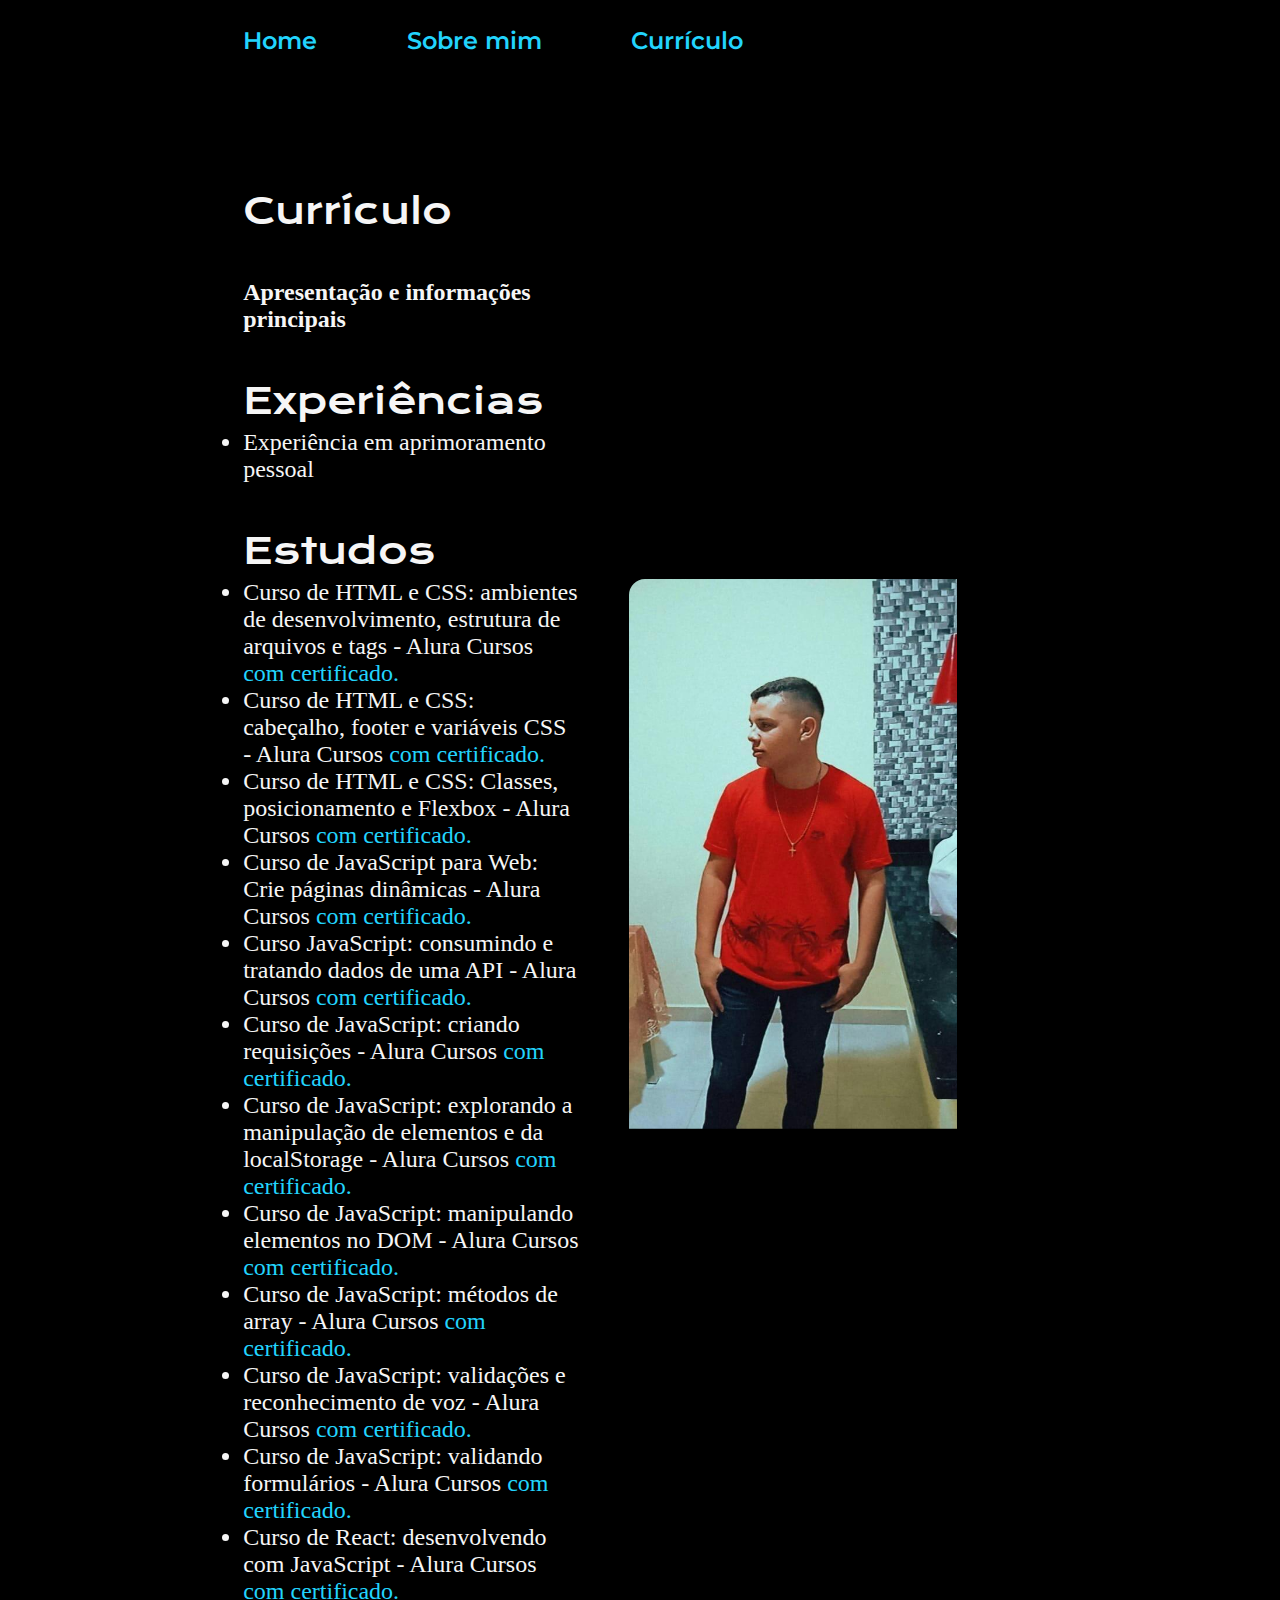
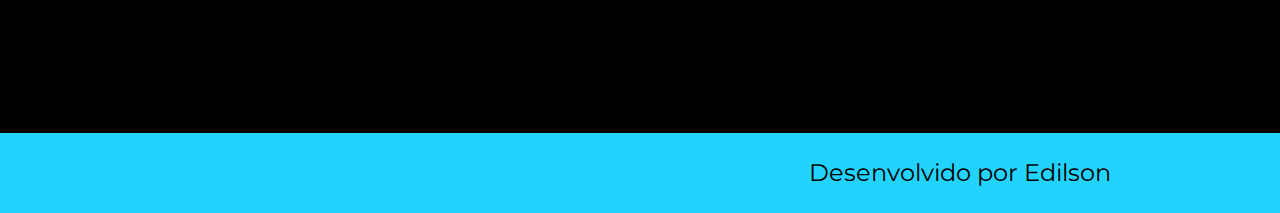
<file: Curriculo/index.html>
<!DOCTYPE html>
<html lang="pt-br">
<head>
    <meta charset="UTF-8">
    <meta name="viewport" content="width=device-width, initial-scale=1.0">
    <link rel="stylesheet" href="curriculo.css">
    <title>Portifolio</title>
</head>
<body>
    <header class="cabecalho">
        <nav class="cabecalho__menu">
            <a class="cabecalho__menu__link" href="../Presentation/index.html">Home</a>
            <a class="cabecalho__menu__link" href="../sobre-mim/index.html">Sobre mim</a>
            <a class="cabecalho__menu__link" href="../sobre-mim/index.html">Currículo</a>
        </nav>
    </header>
    <main class="container">
        <section class="container__conteudo">
            <h1 class="container__conteudo__titulo">Currículo  <strong class="titulo-destaque"> </strong></h1>
            <h2>Apresentação e informações principais</h2>
            <section>
                <h1 class="container__conteudo__titulo">Experiências  <strong class="titulo-destaque"> </strong></h1>
                <ul class="container__list">
                    <li>Experiência em aprimoramento pessoal</li>
                </ul>
            </section>
            <section>
                <h1 class="container__conteudo__titulo">Estudos<strong class="titulo-destaque"> </strong>
                </h1>
                <ul class="container__list">
                    <li>Curso de HTML e CSS: ambientes de desenvolvimento, estrutura de arquivos e tags - Alura Cursos <a href="img/ambientes de desenvolvimento.pdf">com certificado.</a>
                    <li>Curso de HTML e CSS: cabeçalho, footer e variáveis CSS - Alura Cursos <a href="img/cabe;calho,footer e variaveis css.pdf">com certificado.</a>
                    </li>
                    </li>
                    <li>Curso de HTML e CSS: Classes, posicionamento e Flexbox - Alura Cursos <a href="img/posicionamento e flexbox.pdf">com certificado.</a>
                    </li>
                    <li>Curso de JavaScript para Web: Crie páginas dinâmicas - Alura Cursos <a href="img/certificado.3.pdf">com certificado.</a>
                    </li>
                    <li>Curso JavaScript: consumindo e tratando dados de uma API - Alura Cursos <a href="img/certificado.4.pdf">com certificado.</a>
                    </li>
                    <li>Curso de JavaScript: criando requisições - Alura Cursos <a href="img/criando requisicoes.pdf">com certificado.</a>
                    </li>
                    <li>Curso de JavaScript: explorando a manipulação de elementos e da localStorage - Alura Cursos <a href="img/certificado.2.pdf">com certificado.</a>
                    </li>
                    <li>Curso de JavaScript: manipulando elementos no DOM - Alura Cursos <a href="img/certificado..pdf">com certificado.</a>
                    </li>
                    <li>Curso de JavaScript: métodos de array - Alura Cursos <a href="img/certificado.6.pdf">com certificado.</a>
                    </li>
                    <li>Curso de JavaScript: validações e reconhecimento de voz - Alura Cursos <a href="img/certificado.5.pdf">com certificado.</a>
                    </li>
                    <li>Curso de JavaScript: validando formulários - Alura Cursos <a href="img/validando formularios.pdf">com certificado.</a>
                    </li>
                    <li>Curso de React: desenvolvendo com JavaScript - Alura Cursos <a href="img/desenvolvendo com java.pdf">com certificado.</a>
                    </li>
                   
                </ul>
            </section>
            </section>
            <img src="img/minhafoto.jpeg" alt="Foto de Edilson Silva">
        
    </main>
    <footer class="footer">
        <h4>Desenvolvido por Edilson</h4>
    </footer>
</body>
</html>
</file>
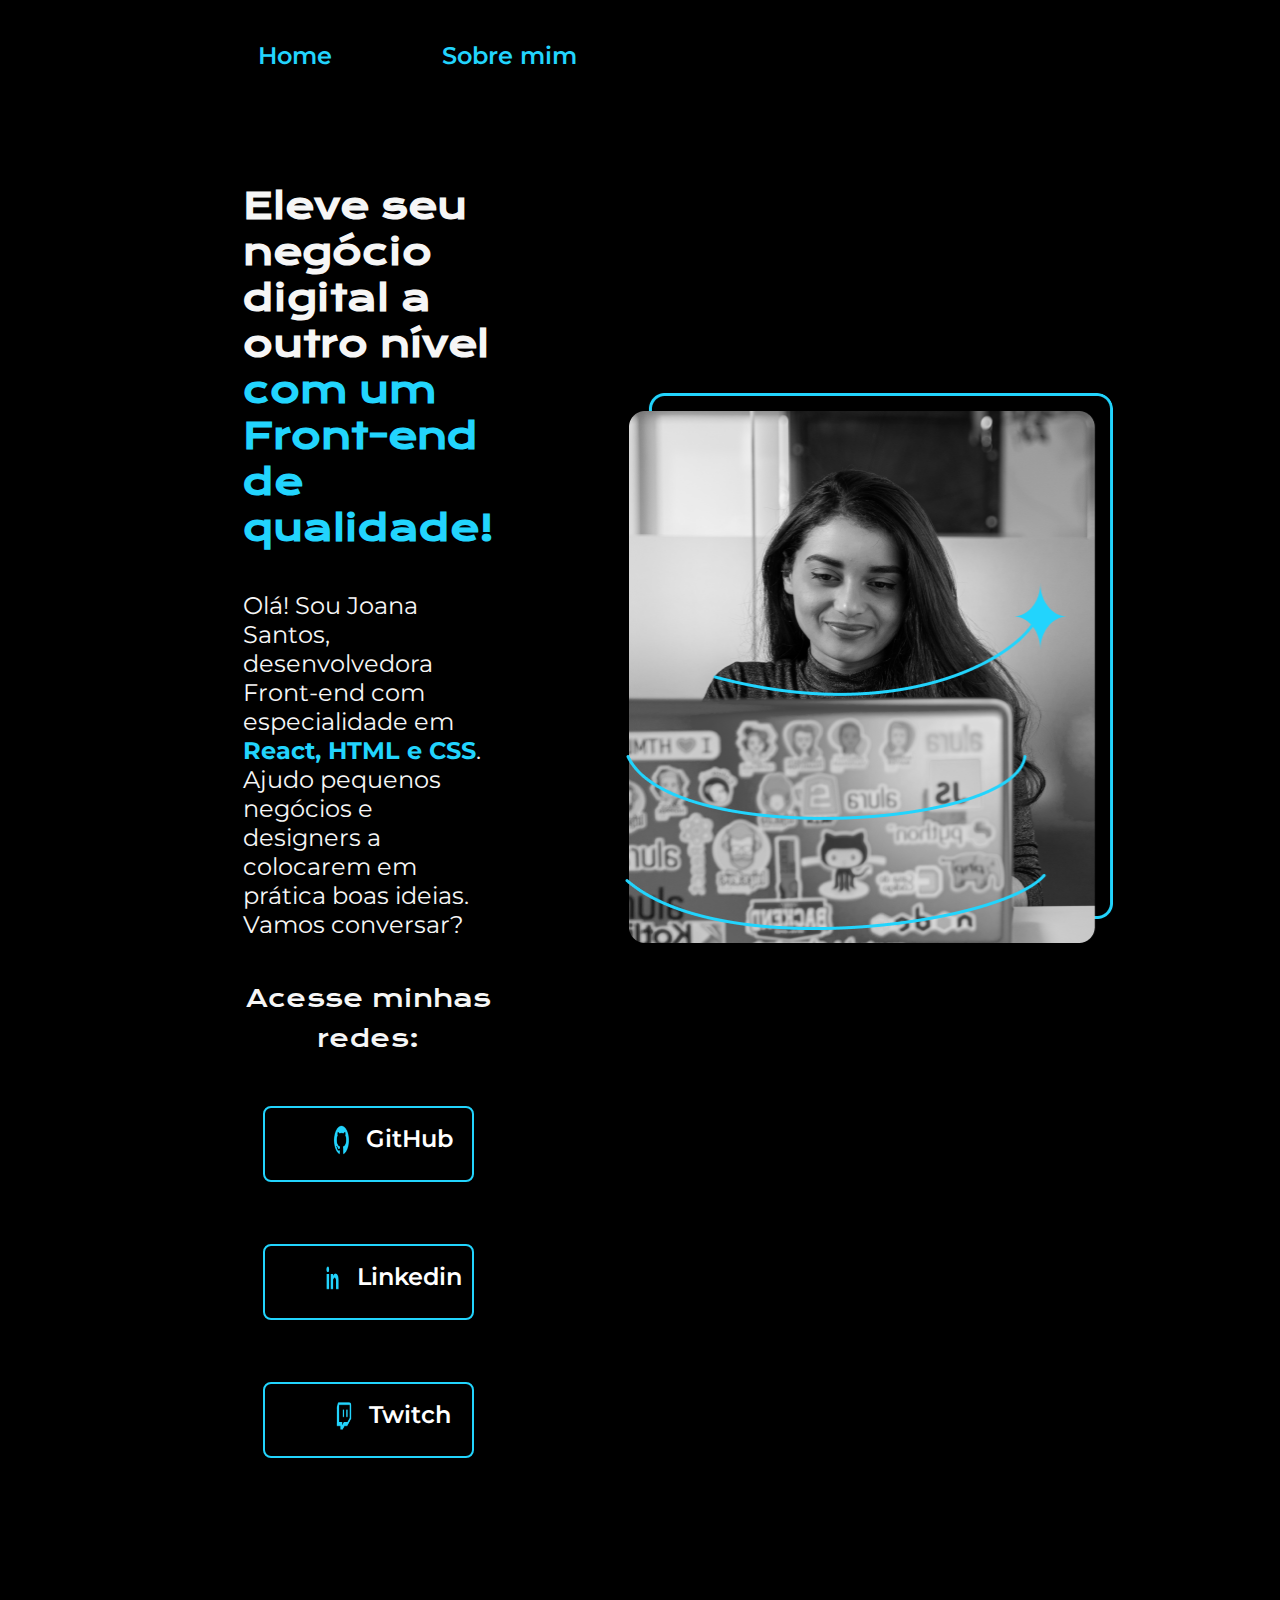
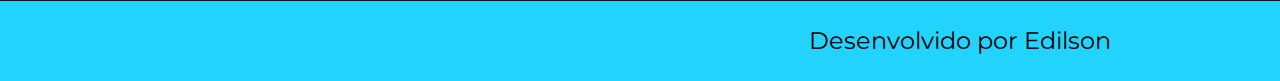
<file: Presentation/index.html>
<!DOCTYPE html>
<html lang="pt-br">
<head>
    <meta charset="UTF-8">
    <meta name="viewport" content="width=device-width, initial-scale=1.0">
    <link rel="stylesheet" href="style.css">
    <title>Portifolio</title>
</head>
<body>
    <header class="cabecalho">
        <nav class="cabecalho__menu">
            <a class="cabecalho__menu__link" href="index.html">Home</a>
            <a class="cabecalho__menu__link" href="../sobre-mim/index.html">Sobre mim</a>
            <!-- <a class="cabecalho__menu__link" href="../Curriculo/index.html">Currículo</a> -->
        </nav>
    </header>
    <main class="container">
        <section class="container__conteudo">
            <h1 class="container__conteudo__titulo">Eleve seu negócio digital a outro nível <strong class="titulo-destaque">com um Front-end de qualidade!</strong></h1>
            <p class="container__conteudo__texto">Olá! Sou Joana Santos, desenvolvedora Front-end com especialidade em <strong class="titulo-destaque">React, HTML e CSS</strong>. Ajudo pequenos negócios e designers a colocarem em prática boas ideias. Vamos conversar?</p>
            
            <div class="container__links">
                <h3>Acesse minhas redes:</h3>
                
                <a class="container__link" href="https://github.com/"> <img class="container__link__img" src="img/github.png" alt="">GitHub</a>
                <a class="container__link" href="https://br.linkedin.com/"> <img class="container__link__img" src="img/linkedin.png" alt="">Linkedin</a>
                <a class="container__link" href="https://twitter.com"> <img class="container__link__img" src="img/twitch.png" alt="">Twitch</a>
            </div>
            </section>
            <img src="img/Imagem.png" alt="Joana Santos programando">
        
    </main>
    <footer class="footer">
        <h4>Desenvolvido por Edilson</h4>
    </footer>
</body>
</html>
</file>
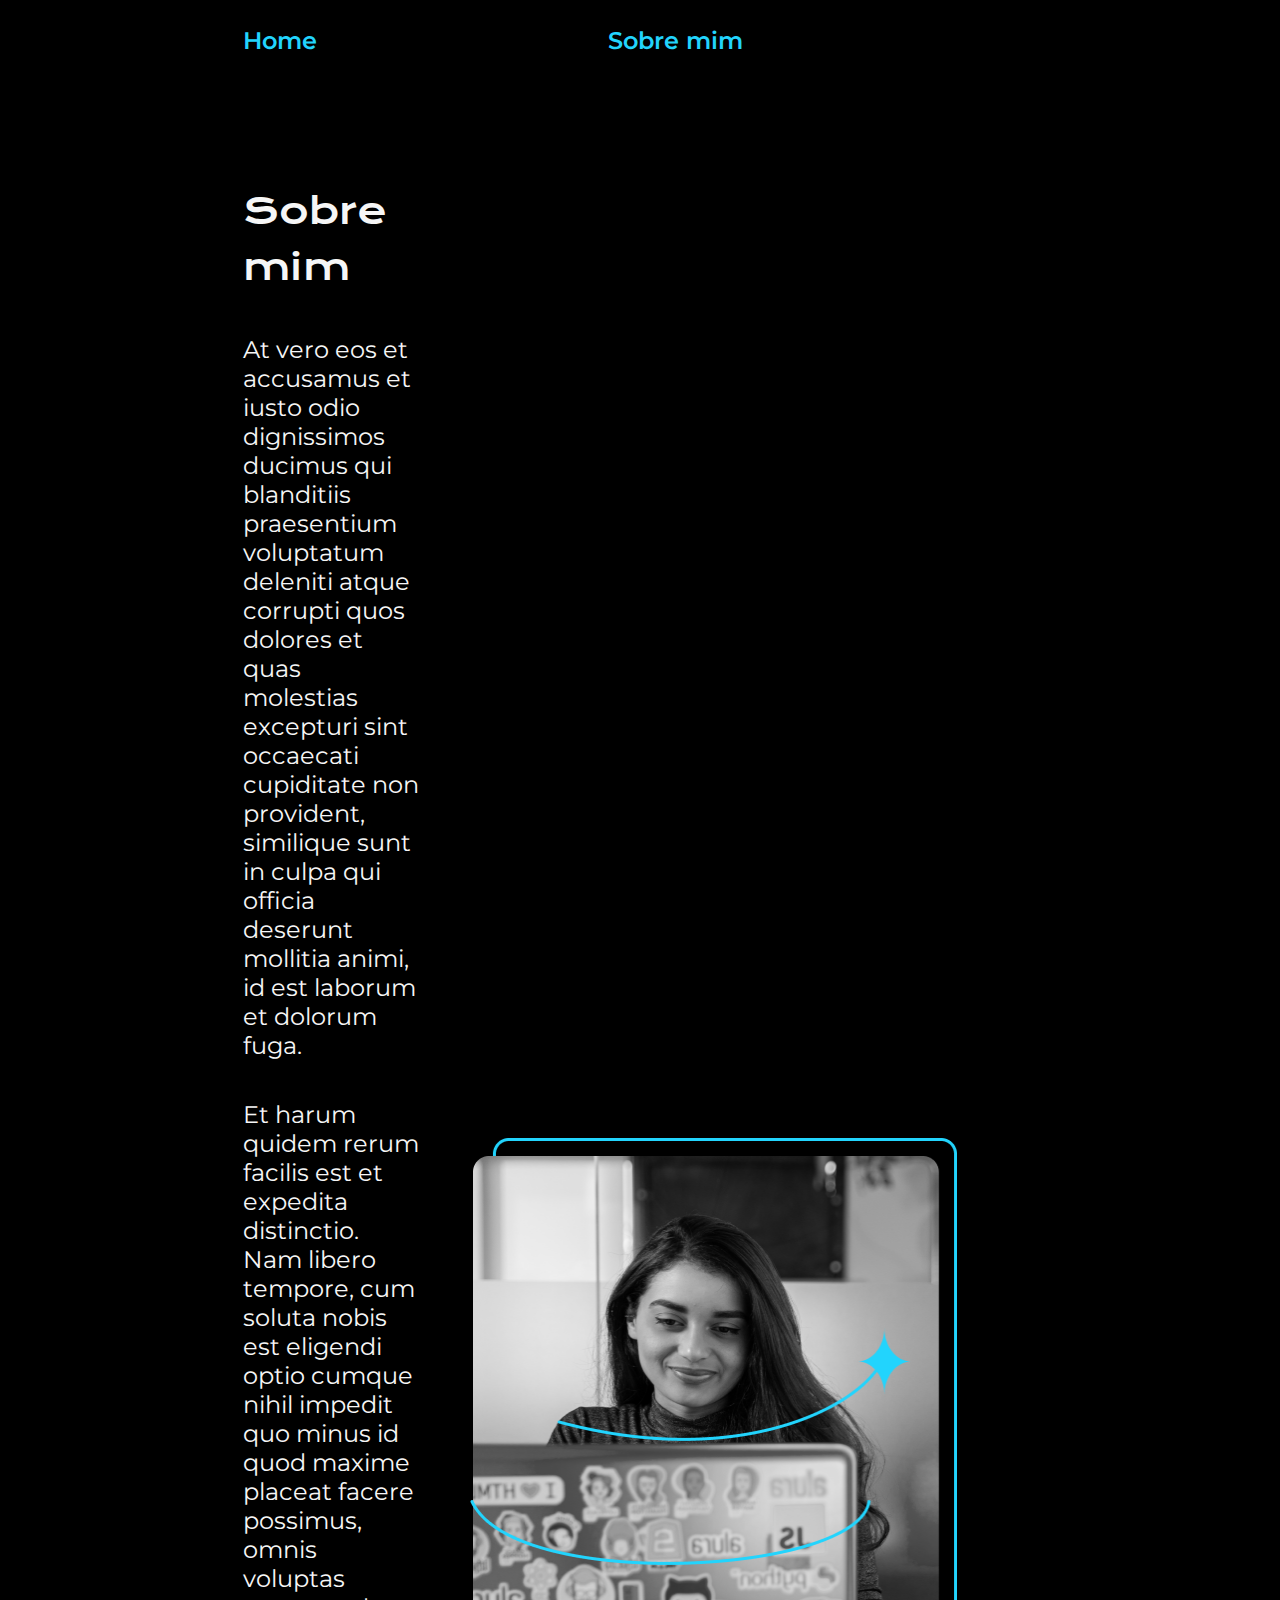
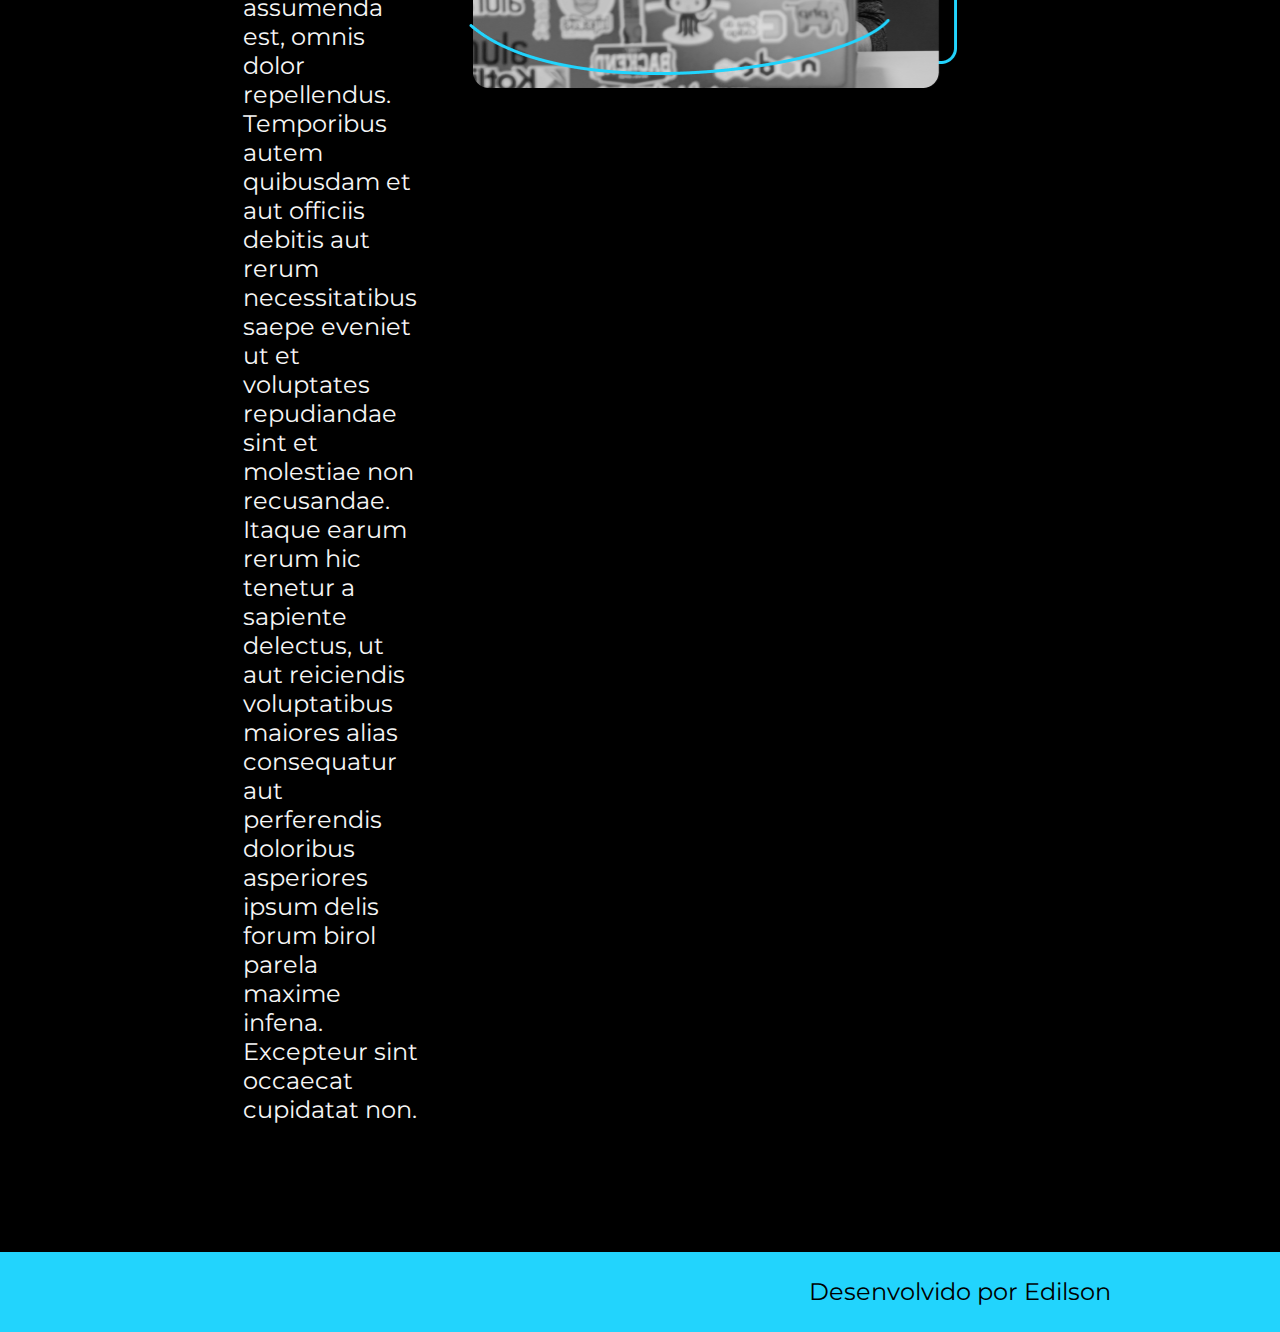
<file: sobre-mim/index.html>
<!DOCTYPE html>
<html lang="pt-br">
<head>
    <meta charset="UTF-8">
    <meta name="viewport" content="width=device-width, initial-scale=1.0">
    <link rel="stylesheet" href="sobre-mim.css">
    <title>Portifolio</title>
</head>
<body>
    <header class="cabecalho">
        <nav class="cabecalho__menu">
            <a class="cabecalho__menu__link" href="../Presentation/index.html">Home</a>
            <a class="cabecalho__menu__link" href="">Sobre mim</a>
            <!-- <a class="cabecalho__menu__link" href="../Curriculo/index.html">Currículo</a> -->
        </nav>
    </header>
    <main class="container">
        <section class="container__conteudo">
            <h1 class="container__conteudo__titulo">Sobre mim  <strong class="titulo-destaque"> </strong></h1>
            <p class="container__conteudo__texto">
                At vero eos et accusamus et iusto odio dignissimos ducimus qui blanditiis praesentium voluptatum deleniti atque corrupti quos dolores et quas molestias excepturi sint occaecati cupiditate non provident, similique sunt in culpa qui officia deserunt mollitia animi, id est laborum et dolorum fuga.


            </p>
            <p class="container__conteudo__texto"> 
                Et harum quidem rerum facilis est et expedita distinctio. Nam libero tempore, cum soluta nobis est eligendi optio cumque nihil impedit quo minus id quod maxime placeat facere possimus, omnis voluptas assumenda est, omnis dolor repellendus. Temporibus autem quibusdam et aut officiis debitis aut rerum necessitatibus saepe eveniet ut et voluptates repudiandae sint et molestiae non recusandae. Itaque earum rerum hic tenetur a sapiente delectus, ut aut reiciendis voluptatibus maiores alias consequatur aut perferendis doloribus asperiores ipsum delis forum birol parela maxime infena. Excepteur sint occaecat cupidatat non.


            </p>
            
            </section>
            <img src="img/Imagem.png" alt="Joana Santos programando">
        
    </main>
    <footer class="footer">
        <h4>Desenvolvido por Edilson</h4>
    </footer>
</body>
</html>
</file>
<file: Curriculo/curriculo.css>
@import url("https://fonts.googleapis.com/css2?family=Krona+One&display=swap");

@import url("https://fonts.googleapis.com/css2?family=Krona+One&family=Montserrat:ital,wght@0,100..900;1,100..900&display=swap");

:root {
    --color-principal:#000;
    --color-secundary:#22D4FD;
    --color-tertiary:#f6f6f6 ;
}

* {
  margin: 0;
  padding: 0;
}

body {
  height: 488px;
  box-sizing: border-box;
  background-color: var(--color-principal);
  color: var(--color-tertiary);
}

.cabecalho {
    width: 299px;
    height: 29px;
    top: 65px;
    left: 360px;
    padding: 2% 0% 0% 19% ;
  }
  
  .cabecalho__menu {
    display: flex;
    align-items: center;
    justify-content: space-between;
    width: 500px;
  }
  
  .cabecalho__menu__link {
    font-family: Montserrat;
    font-size: 24px;
    font-weight: 600;
    line-height: 29px;
    letter-spacing: 0em;
    text-align: left;
    height: 29px;
    top: 65px;
    color:var(--color-secundary);
    text-decoration: none;
  }

  .container {
    margin: 10% 19%;
    display: flex;
    justify-content: space-between;
    align-items: center;
  }
  
  .container__conteudo {
    width: 500px;
    display: flex;
    flex-direction: column;
    gap: 40px;
    
  }

  .container__conteudo__titulo {
    font-family: Krona One;
    font-weight: 400;
    font-size: 36px;
    line-height: 56px;
  }

  .container__conteudo__texto {
    font-family: "Montserrat", sans-serif;
    font-size: 24px;
  }

  .container img {
    width: 488px;
    height: 550px;
    top: 235px;
    left: 1050px;
    border-radius: 16px;
    gap: 40px;
    margin-left: 50px;
    padding: 0% 10% 10% 0%;
    padding-right: 10%;
  }

   li {
    font-family: Monserrat;
    font-weight: 400;
    font-size: 24px;
  }

  .container__list a {
    text-decoration: none;
    color: var(--color-secundary);
  }

  .footer {
    display: flex;
    align-items: center;
    justify-content: center;
    width: 1920px;
    height: 80px;
    top: 1071px;
    background-color: var(--color-secundary);
  
  }
  
  .footer h4 {
    font-family: Montserrat;
    font-size: 24px;
    font-weight: 400;
    line-height: 36px;
    letter-spacing: 0em;
    text-align: center;
    color: var(--color-principal);
  }
</file>
<file: Presentation/style.css>
@import url("https://fonts.googleapis.com/css2?family=Krona+One&display=swap");

@import url("https://fonts.googleapis.com/css2?family=Krona+One&family=Montserrat:ital,wght@0,100..900;1,100..900&display=swap");

:root {
  --color-principal:#000;
  --color-secundary:#22D4FD;
  --color-tertiary:#f6f6f6 ;
}

* {
  margin: 0;
  padding: 0;
}

body {
  height: 488px;
  box-sizing: border-box;
  background-color: var(--color-principal);
   color: var(--color-tertiary);
}

.cabecalho {
  width: 299px;
  height: 29px;
  top: 65px;
  left: 360px;
  padding: 2% 0% 0% 19% ;
}

.cabecalho__menu {
  display: flex;
  width: 1000px; 
  gap: 80px;
}

.cabecalho__menu__link {
  font-family: Montserrat;
  font-size: 1.5rem;
  font-weight: 600;
  line-height: 29px;
  letter-spacing: 0em;
  text-align: left;
  height: 29px;
  top: 65px;
  color:var(--color-secundary);
  text-decoration: none;
}

.home{
  width: 83px;
  height: 29px;
  top: 65px;
  left: 360px;
  
}

.sobre {
  width: 136px;
  height: 29px;
  top: 65px;
  left: 523px;

    
}

.titulo-destaque {
  color: var(--color-secundary);
}

a {
  margin: 15px;
  top: 681px;
}

.container {
  margin: 10% 19%;
  display: flex;
  justify-content: space-between;
  align-items: center;
  gap: 82px;
}

.container__conteudo {
  width: 50%;
  display: flex;
  flex-direction: column;
  justify-content: center;
  align-items: center;
  
  gap: 40px;
  
}

.container__conteudo__titulo {
  font-size: 2.25rem;
  font-family: "Krona One", sans-serif;
}

.container__conteudo__texto {
  font-family: "Montserrat", sans-serif;
  font-size: 1.5rem;
}

.container__links {
  display: flex;
  justify-content: space-between;
  flex-direction: column;
  align-items: center;
  gap: 32px;
}

.container__links h3 {
  font-family: Krona One;
  font-weight: 400;
  font-size: 1.5rem;
  line-height: 40px;
  text-align: center;

}
 
.container__link {
  display: flex;
  justify-content: center;
  border: 2px solid var(--color-secundary);
  color: #fff;
  font-family: "Montserrat", sans-serif;
  width: 70%;
  text-align: center;
  height: 40px;
  border-radius: 8px;
  font-size: 1.5rem;
  font-weight: 600;
  padding: 16px;
  gap: 16px;
  text-decoration: none;
  
}

.container__links .container__link__img {
  width: 10%;
}

.container__link:hover {
  background-color: #272727;
}

.container img {
  width: 488px;
  height: 550px;
  top: 235px;
  left: 1030px;
  border-radius: 16px;
  gap: 40px;
  margin-left: 50px;
  margin-bottom: 20rem;
}

.footer {
  display: flex;
  align-items: center;
  justify-content: center;
  width: 1920px;
  height: 80px;
  top: 1071px;
  background-color: var(--color-secundary);

}

.footer h4 {
  font-family: Montserrat;
  font-size: 1.5rem;
  font-weight: 400;
  line-height: 36px;
  letter-spacing: 0em;
  text-align: center;
  color: var(--color-principal);
}



.container__link img {
  width: 50%;
  height: 32px;

}

@media (max-width:1200px) {
  .cabecalho {
    display: flex;
    flex-direction: column;
    padding: 10%;
  }
  .cabecalho__menu {
    align-items: center;
    justify-content: center;
    
  } 

  .container {
    flex-direction: column-reverse;
  }

  /* .container img {
    width: 27.8569rem;
    height: 31.39625rem;
    top: 17.9375rem;
    left: 8.6875rem;
  }

  .container__conteudo {
    height: 22rem;
    top: 54.375rem;
    left: 3.5rem;

  }

  .container__links{
    width: 24.125rem;
    height: 16.75rem;
    top: 85.9375rem;
    left: 10.4375rem;
    
  }
  .footer {
    width: 45rem;
    height: 5.5rem;
    top: 106.9375rem;
  } */
}
</file>
<file: sobre-mim/sobre-mim.css>
@import url("https://fonts.googleapis.com/css2?family=Krona+One&display=swap");

@import url("https://fonts.googleapis.com/css2?family=Krona+One&family=Montserrat:ital,wght@0,100..900;1,100..900&display=swap");

:root {
  --color-principal:#000;
  --color-secundary:#22D4FD;
  --color-tertiary:#f6f6f6 ;
}

* {
  margin: 0;
  padding: 0;
}

body {
  height: 488px;
  box-sizing: border-box;
  background-color: var(--color-principal);
  color: var(--color-tertiary);
}

.cabecalho {
    width: 299px;
    height: 29px;
    top: 65px;
    left: 360px;
    padding: 2% 0% 0% 19% ;
  }
  
  .cabecalho__menu {
    display: flex;
    align-items: center;
    justify-content: space-between;
    width: 500px;
  }
  
  .cabecalho__menu__link {
    font-family: Montserrat;
    font-size: 24px;
    font-weight: 600;
    line-height: 29px;
    letter-spacing: 0em;
    text-align: left;
    height: 29px;
    top: 65px;
    color:var(--color-secundary);
    text-decoration: none;
  }

  .container {
    margin: 10% 19%;
    display: flex;
    justify-content: space-between;
    align-items: center;
  }
  
  .container__conteudo {
    width: 500px;
    display: flex;
    flex-direction: column;
    gap: 40px;
    
  }

  .container__conteudo__titulo {
    font-family: Krona One;
    font-weight: 400;
    font-size: 36px;
    line-height: 56px;
  }

  .container__conteudo__texto {
    font-family: "Montserrat", sans-serif;
    font-size: 24px;
  }

  .container img {
    width: 488px;
    height: 550px;
    top: 235px;
    left: 1050px;
    border-radius: 16px;
    gap: 40px;
    margin-left: 50px;
    padding: 0% 10% 10% 0%;
    padding-right: 10%;
  }

  .footer {
    display: flex;
    align-items: center;
    justify-content: center;
    width: 1920px;
    height: 80px;
    top: 1071px;
    background-color: var(--color-secundary);
  
  }
  
  .footer h4 {
    font-family: Montserrat;
    font-size: 24px;
    font-weight: 400;
    line-height: 36px;
    letter-spacing: 0em;
    text-align: center;
    color: var(--color-principal);
  }
</file>
